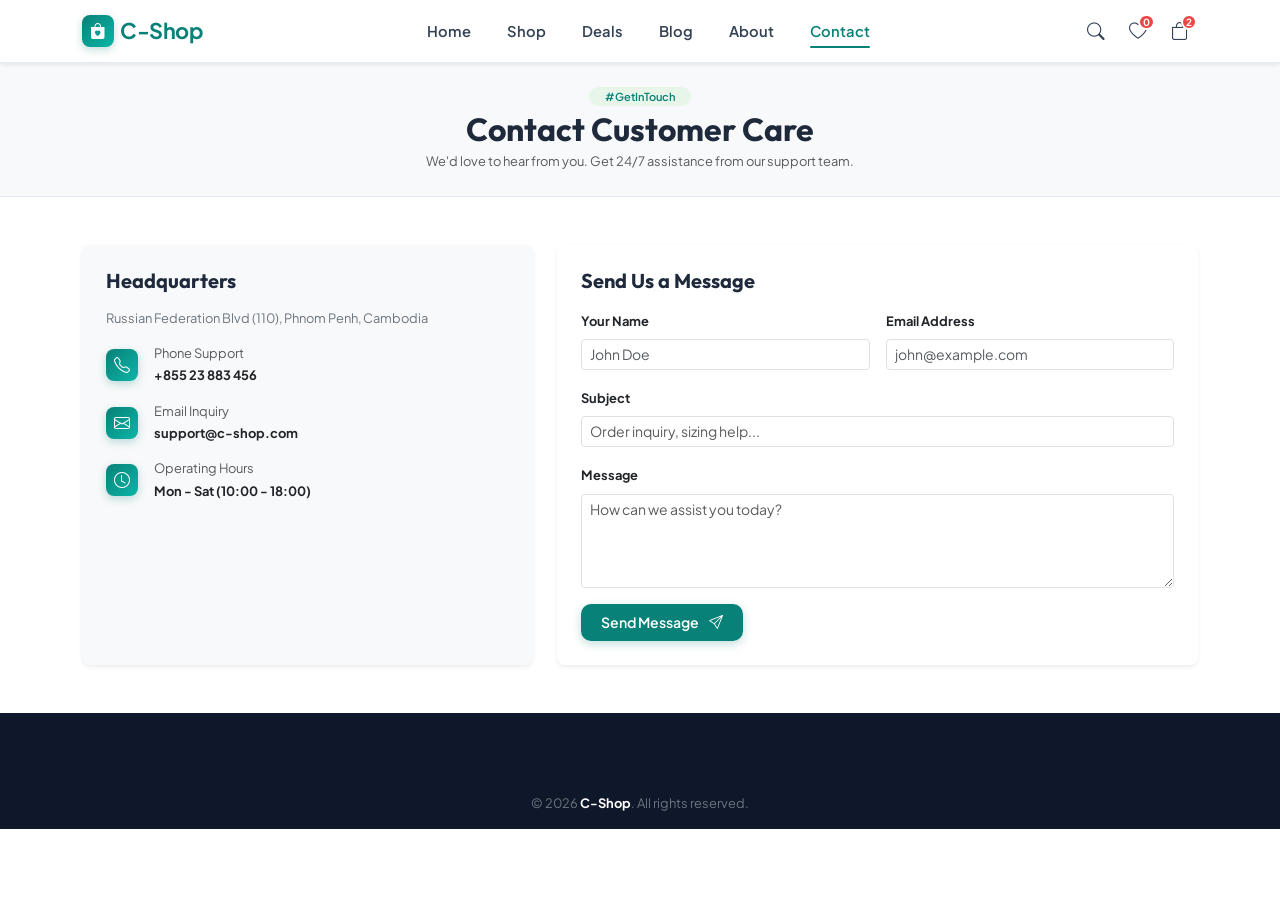
<file: contact.html>
<!DOCTYPE html>
<html lang="en">
<head>
    <meta charset="UTF-8">
    <meta name="viewport" content="width=device-width, initial-scale=1.0">
    <title>Contact Us | C-Shop</title>
    <!-- Bootstrap CSS -->
    <link rel="stylesheet" href="bootstrap-5.3.8-dist/css/bootstrap.min.css">
    <link rel="stylesheet" href="https://cdn.jsdelivr.net/npm/bootstrap-icons@1.11.3/font/bootstrap-icons.min.css">
    <link rel="stylesheet" href="Style.css">
</head>
<body>

    <!-- Header Navigation -->
    <header>
        <nav class="navbar navbar-expand-lg fixed-top shadow-sm" id="mainNavbar">
            <div class="container">
                <a class="navbar-brand text-decoration-none" href="index.html">
                    <div class="brand-icon"><i class="bi bi-bag-heart-fill"></i></div>
                    <span class="fw-bold" style="color: #088178;">C-Shop</span>
                </a>
                <button class="navbar-toggler border-0 shadow-none" type="button" data-bs-toggle="collapse" data-bs-target="#navMenu">
                    <i class="bi bi-list fs-3 text-dark"></i>
                </button>
                <div class="collapse navbar-collapse" id="navMenu">
                    <ul class="navbar-nav mx-auto align-items-lg-center gap-1">
                        <li class="nav-item"><a class="nav-link" href="index.html#Home">Home</a></li>
                        <li class="nav-item"><a class="nav-link" href="index.html#Shop">Shop</a></li>
                        <li class="nav-item"><a class="nav-link" href="index.html#Deals">Deals</a></li>
                        <li class="nav-item"><a class="nav-link" href="index.html#Blog">Blog</a></li>
                        <li class="nav-item"><a class="nav-link" href="index.html#About">About</a></li>
                        <li class="nav-item"><a class="nav-link active" href="index.html#Contact">Contact</a></li>
                    </ul>
                    <div class="nav-icons-group">
                        <a href="shop.html" class="nav-icon-btn" title="Search Products">
                            <i class="bi bi-search"></i>
                        </a>
                        <a href="javascript:void(0)" class="nav-icon-btn" onclick="alert('You have 0 saved items in your Wishlist.')" title="Wishlist">
                            <i class="bi bi-heart"></i>
                            <span class="nav-badge">0</span>
                        </a>
                        <a href="cart.html" class="nav-icon-btn" title="Shopping Cart">
                            <i class="bi bi-bag"></i>
                            <span class="nav-badge">2</span>
                        </a>
                    </div>
                </div>
            </div>
        </nav>
    </header>

    <!-- Page Banner -->
    <div class="bg-light py-4" style="margin-top: 60px; border-bottom: 1px solid var(--border-color);">
        <div class="container text-center">
            <span class="badge bg-teal-light text-teal px-3 py-1 rounded-pill fw-semibold mb-1">#GetInTouch</span>
            <h2 class="fw-bold mb-1">Contact Customer Care</h2>
            <p class="text-muted small mb-0">We'd love to hear from you. Get 24/7 assistance from our support team.</p>
        </div>
    </div>

    <!-- Contact Form & Info -->
    <div class="container my-5">
        <div class="row g-4">
            
            <div class="col-lg-5">
                <div class="card border-0 shadow-sm rounded-3 p-4 bg-light h-100">
                    <h5 class="fw-bold mb-3">Headquarters</h5>
                    <p class="text-secondary small mb-3">Russian Federation Blvd (110), Phnom Penh, Cambodia</p>
                    
                    <div class="d-flex align-items-center gap-3 mb-3">
                        <div class="brand-icon"><i class="bi bi-telephone"></i></div>
                        <div>
                            <small class="text-muted d-block">Phone Support</small>
                            <span class="fw-bold small">+855 23 883 456</span>
                        </div>
                    </div>

                    <div class="d-flex align-items-center gap-3 mb-3">
                        <div class="brand-icon"><i class="bi bi-envelope"></i></div>
                        <div>
                            <small class="text-muted d-block">Email Inquiry</small>
                            <span class="fw-bold small">support@c-shop.com</span>
                        </div>
                    </div>

                    <div class="d-flex align-items-center gap-3">
                        <div class="brand-icon"><i class="bi bi-clock"></i></div>
                        <div>
                            <small class="text-muted d-block">Operating Hours</small>
                            <span class="fw-bold small">Mon - Sat (10:00 - 18:00)</span>
                        </div>
                    </div>
                </div>
            </div>

            <div class="col-lg-7">
                <div class="card border-0 shadow-sm rounded-3 p-4">
                    <h5 class="fw-bold mb-3">Send Us a Message</h5>
                    <form onsubmit="handleContact(event)">
                        <div class="row g-3">
                            <div class="col-md-6">
                                <label class="form-label small fw-bold">Your Name</label>
                                <input type="text" class="form-control form-control-sm" placeholder="John Doe" required>
                            </div>
                            <div class="col-md-6">
                                <label class="form-label small fw-bold">Email Address</label>
                                <input type="email" class="form-control form-control-sm" placeholder="john@example.com" required>
                            </div>
                            <div class="col-12">
                                <label class="form-label small fw-bold">Subject</label>
                                <input type="text" class="form-control form-control-sm" placeholder="Order inquiry, sizing help..." required>
                            </div>
                            <div class="col-12">
                                <label class="form-label small fw-bold">Message</label>
                                <textarea class="form-control form-control-sm" rows="4" placeholder="How can we assist you today?" required></textarea>
                            </div>
                            <div class="col-12">
                                <button type="submit" class="btn btn-primary-custom">Send Message <i class="bi bi-send ms-1"></i></button>
                            </div>
                        </div>
                    </form>
                </div>
            </div>

        </div>
    </div>

    <!-- Footer -->
    <footer id="Contact">
        <div class="container text-center text-secondary small py-3">
            <p class="mb-0">&copy; 2026 <strong class="text-white">C-Shop</strong>. All rights reserved.</p>
        </div>
    </footer>

    <!-- Mobile Bottom Navigation Bar -->
    <nav class="mobile-bottom-nav d-lg-none" aria-label="Mobile Navigation">
        <div class="nav-row">
            <a href="index.html#Home" class="mobile-nav-item">
                <i class="bi bi-house-door"></i>
                <span>Home</span>
            </a>
            <a href="shop.html" class="mobile-nav-item">
                <i class="bi bi-grid"></i>
                <span>Shop</span>
            </a>
            <a href="index.html#Deals" class="mobile-nav-item">
                <i class="bi bi-lightning-charge"></i>
                <span>Deals</span>
            </a>
            <a href="blog.html" class="mobile-nav-item">
                <i class="bi bi-journal-text"></i>
                <span>Blog</span>
            </a>
            <a href="cart.html" class="mobile-nav-item position-relative">
                <i class="bi bi-bag"></i>
                <span class="mobile-nav-badge">2</span>
                <span>Cart</span>
            </a>
        </div>
    </nav>

    <!-- Toast Notification -->
    <div class="toast-container-custom" id="toastContainer"></div>

    <script src="bootstrap-5.3.8-dist/js/bootstrap.bundle.min.js"></script>
    <script>
        function handleContact(e) {
            e.preventDefault();
            const container = document.getElementById('toastContainer');
            const t = document.createElement('div');
            t.className = 'toast-custom';
            t.innerHTML = `<i class="bi bi-check-circle-fill text-success fs-5"></i><div class="small">Message sent! We'll reply within 24 hours.</div>`;
            container.appendChild(t);
            setTimeout(() => t.remove(), 2800);
            e.target.reset();
        }
    </script>
</body>
</html>
</file>
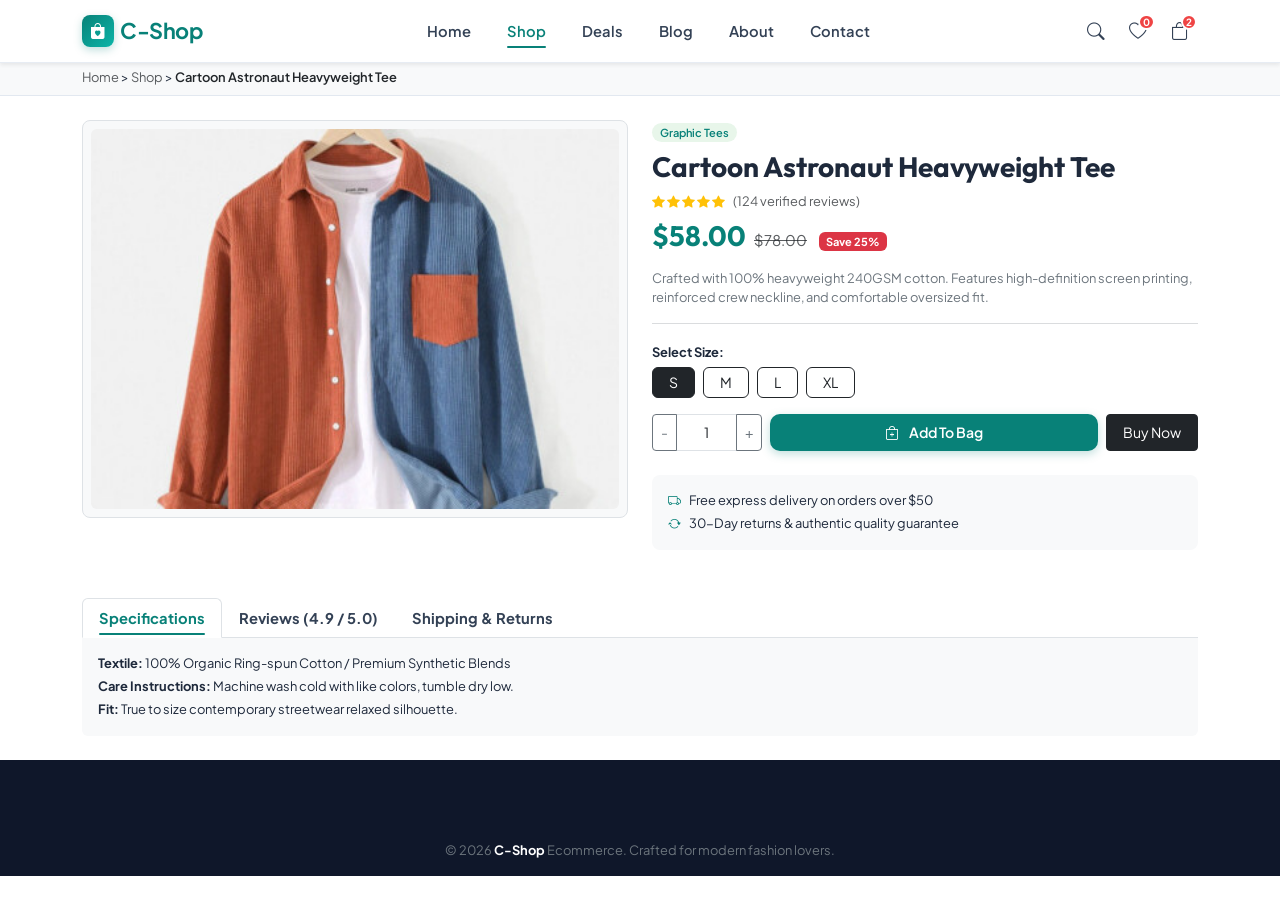
<file: product-details.html>
<!DOCTYPE html>
<html lang="en">
<head>
    <meta charset="UTF-8">
    <meta name="viewport" content="width=device-width, initial-scale=1.0">
    <title>Product Details | C-Shop</title>
    <!-- Bootstrap CSS -->
    <link rel="stylesheet" href="bootstrap-5.3.8-dist/css/bootstrap.min.css">
    <!-- Bootstrap Icons -->
    <link rel="stylesheet" href="https://cdn.jsdelivr.net/npm/bootstrap-icons@1.11.3/font/bootstrap-icons.min.css">
    <link rel="stylesheet" href="Style.css">
</head>
<body>

    <!-- Header Navigation -->
    <header>
        <nav class="navbar navbar-expand-lg fixed-top shadow-sm" id="mainNavbar">
            <div class="container">
                <a class="navbar-brand text-decoration-none" href="index.html">
                    <div class="brand-icon"><i class="bi bi-bag-heart-fill"></i></div>
                    <span class="fw-bold" style="color: #088178;">C-Shop</span>
                </a>
                <button class="navbar-toggler border-0 shadow-none" type="button" data-bs-toggle="collapse" data-bs-target="#navMenu">
                    <i class="bi bi-list fs-3 text-dark"></i>
                </button>
                <div class="collapse navbar-collapse" id="navMenu">
                    <ul class="navbar-nav mx-auto align-items-lg-center gap-1">
                        <li class="nav-item"><a class="nav-link" href="index.html#Home">Home</a></li>
                        <li class="nav-item"><a class="nav-link active" href="shop.html">Shop</a></li>
                        <li class="nav-item"><a class="nav-link" href="index.html#Deals">Deals</a></li>
                        <li class="nav-item"><a class="nav-link" href="index.html#Blog">Blog</a></li>
                        <li class="nav-item"><a class="nav-link" href="index.html#About">About</a></li>
                        <li class="nav-item"><a class="nav-link" href="index.html#Contact">Contact</a></li>
                    </ul>
                    <div class="nav-icons-group">
                        <a href="shop.html" class="nav-icon-btn" title="Search Products">
                            <i class="bi bi-search"></i>
                        </a>
                        <a href="javascript:void(0)" class="nav-icon-btn" onclick="alert('You have 0 saved items in your Wishlist.')" title="Wishlist">
                            <i class="bi bi-heart"></i>
                            <span class="nav-badge">0</span>
                        </a>
                        <a href="cart.html" class="nav-icon-btn" title="Shopping Cart">
                            <i class="bi bi-bag"></i>
                            <span class="nav-badge">2</span>
                        </a>
                    </div>
                </div>
            </div>
        </nav>
    </header>

    <!-- Breadcrumb -->
    <div class="bg-light py-2" style="margin-top: 60px; border-bottom: 1px solid var(--border-color);">
        <div class="container small">
            <a href="index.html" class="text-decoration-none text-muted">Home</a> &gt; 
            <a href="shop.html" class="text-decoration-none text-muted">Shop</a> &gt; 
            <span class="text-dark fw-semibold" id="breadcrumbTitle">Product Details</span>
        </div>
    </div>

    <!-- Product Details Section -->
    <div class="container my-4">
        <div class="row g-4">
            
            <!-- Product Images Gallery -->
            <div class="col-lg-6">
                <div class="rounded-3 overflow-hidden bg-light border p-2 mb-2 text-center">
                    <img id="mainProductImg" src="" alt="Product Image" class="img-fluid rounded-2" style="max-height: 380px; width: 100%; object-fit: cover;">
                </div>
                <!-- Mini Thumbnails -->
                <div class="d-flex gap-2" id="thumbnailRow">
                    <!-- Thumbnails generated by JS -->
                </div>
            </div>

            <!-- Product Purchase Info -->
            <div class="col-lg-6">
                <span class="badge bg-teal-light text-teal px-2 py-1 rounded-pill fw-semibold mb-2 small" id="prodCategory">Category</span>
                <h3 class="fw-bold mb-2" id="prodTitle">Product Title</h3>
                
                <div class="d-flex align-items-center gap-2 mb-2">
                    <div class="stars text-warning small">
                        <i class="bi bi-star-fill"></i>
                        <i class="bi bi-star-fill"></i>
                        <i class="bi bi-star-fill"></i>
                        <i class="bi bi-star-fill"></i>
                        <i class="bi bi-star-fill"></i>
                    </div>
                    <span class="text-muted small" id="prodReviews">(124 verified reviews)</span>
                </div>

                <div class="d-flex align-items-baseline gap-2 mb-3">
                    <h3 class="fw-bold text-teal mb-0" id="prodPrice">$58.00</h3>
                    <span class="text-muted text-decoration-line-through" id="prodOldPrice">$78.00</span>
                    <span class="badge bg-danger ms-1">Save 25%</span>
                </div>

                <p class="text-secondary small mb-3" id="prodDesc">
                    Detailed product description...
                </p>

                <hr class="my-3 text-secondary opacity-25">

                <!-- Sizing & Swatches -->
                <div class="mb-3">
                    <label class="form-label small fw-bold mb-1">Select Size:</label>
                    <div class="d-flex gap-2">
                        <button class="btn btn-outline-dark btn-sm rounded-2 px-3 py-1 active">S</button>
                        <button class="btn btn-outline-dark btn-sm rounded-2 px-3 py-1">M</button>
                        <button class="btn btn-outline-dark btn-sm rounded-2 px-3 py-1">L</button>
                        <button class="btn btn-outline-dark btn-sm rounded-2 px-3 py-1">XL</button>
                    </div>
                </div>

                <!-- Quantity & Add to Cart -->
                <div class="d-flex gap-2 mb-4">
                    <div class="input-group input-group-sm" style="width: 110px;">
                        <button class="btn btn-outline-secondary" onclick="adjustQty(-1)">-</button>
                        <input type="text" id="orderQty" class="form-control text-center bg-white" value="1" readonly>
                        <button class="btn btn-outline-secondary" onclick="adjustQty(1)">+</button>
                    </div>
                    <button class="btn btn-primary-custom flex-grow-1" onclick="addProductToBag()">
                        <i class="bi bi-bag-plus me-1"></i> Add To Bag
                    </button>
                    <a href="cart.html" class="btn btn-dark btn-sm px-3 d-flex align-items-center">
                        Buy Now
                    </a>
                </div>

                <!-- Product Guarantees -->
                <div class="bg-light p-3 rounded-3 small">
                    <div class="d-flex align-items-center gap-2 mb-1">
                        <i class="bi bi-truck text-teal"></i>
                        <span>Free express delivery on orders over $50</span>
                    </div>
                    <div class="d-flex align-items-center gap-2">
                        <i class="bi bi-arrow-repeat text-teal"></i>
                        <span>30-Day returns & authentic quality guarantee</span>
                    </div>
                </div>

            </div>

        </div>

        <!-- Tabbed Reviews & Specifications -->
        <div class="mt-5">
            <ul class="nav nav-tabs border-bottom" id="prodTabs">
                <li class="nav-item"><a class="nav-link active fw-bold" data-bs-toggle="tab" href="#specsTab">Specifications</a></li>
                <li class="nav-item"><a class="nav-link fw-bold" data-bs-toggle="tab" href="#reviewsTab">Reviews (4.9 / 5.0)</a></li>
                <li class="nav-item"><a class="nav-link fw-bold" data-bs-toggle="tab" href="#shippingTab">Shipping & Returns</a></li>
            </ul>
            <div class="tab-content p-3 bg-light rounded-bottom small">
                <div class="tab-pane fade show active" id="specsTab">
                    <p class="mb-1"><strong>Textile:</strong> 100% Organic Ring-spun Cotton / Premium Synthetic Blends</p>
                    <p class="mb-1"><strong>Care Instructions:</strong> Machine wash cold with like colors, tumble dry low.</p>
                    <p class="mb-0"><strong>Fit:</strong> True to size contemporary streetwear relaxed silhouette.</p>
                </div>
                <div class="tab-pane fade" id="reviewsTab">
                    <div class="mb-2 border-bottom pb-2">
                        <strong class="d-block text-dark">Alex M. <span class="text-warning">★★★★★</span></strong>
                        <p class="text-muted mb-0">"The quality of the fabric is super soft, fits nicely, and looks even better in real life!"</p>
                    </div>
                    <div>
                        <strong class="d-block text-dark">Sarah K. <span class="text-warning">★★★★★</span></strong>
                        <p class="text-muted mb-0">"Fast delivery and premium packaging. Definitely ordering again from C-Shop."</p>
                    </div>
                </div>
                <div class="tab-pane fade" id="shippingTab">
                    <p class="mb-1">Orders dispatched within 24 hours. Standard shipping takes 2-4 business days.</p>
                    <p class="mb-0">Full refunds available on items returned within 30 days of purchase.</p>
                </div>
            </div>
        </div>

    </div>

    <!-- Footer -->
    <footer id="Contact">
        <div class="container text-center text-secondary small py-3">
            <p class="mb-0">&copy; 2026 <strong class="text-white">C-Shop</strong> Ecommerce. Crafted for modern fashion lovers.</p>
        </div>
    </footer>

    <!-- Mobile Bottom Navigation Bar -->
    <nav class="mobile-bottom-nav d-lg-none" aria-label="Mobile Navigation">
        <div class="nav-row">
            <a href="index.html#Home" class="mobile-nav-item">
                <i class="bi bi-house-door"></i>
                <span>Home</span>
            </a>
            <a href="shop.html" class="mobile-nav-item active">
                <i class="bi bi-grid"></i>
                <span>Shop</span>
            </a>
            <a href="index.html#Deals" class="mobile-nav-item">
                <i class="bi bi-lightning-charge"></i>
                <span>Deals</span>
            </a>
            <a href="blog.html" class="mobile-nav-item">
                <i class="bi bi-journal-text"></i>
                <span>Blog</span>
            </a>
            <a href="cart.html" class="mobile-nav-item position-relative">
                <i class="bi bi-bag"></i>
                <span class="mobile-nav-badge">2</span>
                <span>Cart</span>
            </a>
        </div>
    </nav>

    <!-- Toast Notification -->
    <div class="toast-container-custom" id="toastContainer"></div>

    <script src="bootstrap-5.3.8-dist/js/bootstrap.bundle.min.js"></script>
    <script>
        const productsDB = [
            { id: 1, title: "Cartoon Astronaut Heavyweight Tee", category: "Graphic Tees", price: 58, oldPrice: 78, image: "Picture/s-l400.jpg", desc: "Crafted with 100% heavyweight 240GSM cotton. Features high-definition screen printing, reinforced crew neckline, and comfortable oversized fit." },
            { id: 2, title: "Retro Urban Air Sneakers", category: "Footwear", price: 119, oldPrice: 145, image: "https://images.unsplash.com/photo-1542291026-7eec264c27ff?q=80&w=800&auto=format&fit=crop", desc: "Ergonomic street sneakers with dual-density foam midsoles, breathable mesh accents, and slip-resistant rubber traction outsole." },
            { id: 3, title: "Vintage Washed Denim Jacket", category: "Jackets", price: 89, oldPrice: 110, image: "https://images.unsplash.com/photo-1551028719-00167b16eac5?q=80&w=800&auto=format&fit=crop", desc: "Classic trucker cut washed in authentic indigo vintage tint with durable copper button fasteners and dual chest pockets." },
            { id: 4, title: "Minimalist Chronograph Watch", category: "Accessories", price: 149, oldPrice: 180, image: "https://images.unsplash.com/photo-1523275335684-37898b6baf30?q=80&w=800&auto=format&fit=crop", desc: "Sleek 316L stainless steel case with sapphire crystal glass, Japanese quartz movement, and genuine Italian leather quick-release strap." },
            { id: 5, title: "Relaxed Linen Oxford Shirt", category: "Shirts", price: 49, oldPrice: 65, image: "https://images.unsplash.com/photo-1596755094514-f87e34085b2c?q=80&w=800&auto=format&fit=crop", desc: "Breathable natural linen-cotton blend designed for summer heat and smart-casual layering with mother-of-pearl buttons." },
            { id: 6, title: "Sage Heavyweight Fleece Hoodie", category: "Hoodies", price: 74, oldPrice: 92, image: "https://images.unsplash.com/photo-1556905055-8f358a7a47b2?q=80&w=800&auto=format&fit=crop", desc: "Plush 450GSM organic brushed cotton fleece with double-lined hood, seamless kangaroo pocket, and ribbed side ribbing." },
            { id: 7, title: "Tortoise Acetate UV400 Sunglasses", category: "Eyewear", price: 39, oldPrice: 60, image: "https://images.unsplash.com/photo-1572635196237-14b3f281503f?q=80&w=800&auto=format&fit=crop", desc: "Handcrafted cellulose acetate frame with glare-reducing polarized lenses offering 100% UVA/UVB protection." },
            { id: 8, title: "Matte Urban Commuter Backpack", category: "Bags", price: 65, oldPrice: 85, image: "https://images.unsplash.com/photo-1553062407-98eeb64c6a62?q=80&w=800&auto=format&fit=crop", desc: "Weatherproof 900D coated nylon featuring dedicated 16-inch padded laptop compartment, waterproof zippers, and hidden passport pocket." }
        ];

        let selectedProduct = productsDB[0];
        let currentQty = 1;

        document.addEventListener('DOMContentLoaded', () => {
            const urlParams = new URLSearchParams(window.location.search);
            const id = parseInt(urlParams.get('id')) || 1;
            const found = productsDB.find(p => p.id === id);
            if (found) selectedProduct = found;

            document.getElementById('breadcrumbTitle').innerText = selectedProduct.title;
            document.getElementById('mainProductImg').src = selectedProduct.image;
            document.getElementById('prodCategory').innerText = selectedProduct.category;
            document.getElementById('prodTitle').innerText = selectedProduct.title;
            document.getElementById('prodPrice').innerText = `$${selectedProduct.price}.00`;
            document.getElementById('prodOldPrice').innerText = `$${selectedProduct.oldPrice}.00`;
            document.getElementById('prodDesc').innerText = selectedProduct.desc;
        });

        function adjustQty(delta) {
            currentQty = Math.max(1, currentQty + delta);
            document.getElementById('orderQty').value = currentQty;
        }

        function addProductToBag() {
            showToast(`Added ${currentQty} x <strong>${selectedProduct.title}</strong> to your shopping bag!`);
        }

        function showToast(msg) {
            const container = document.getElementById('toastContainer');
            const t = document.createElement('div');
            t.className = 'toast-custom';
            t.innerHTML = `<i class="bi bi-check-circle-fill text-success fs-5"></i><div class="small">${msg}</div>`;
            container.appendChild(t);
            setTimeout(() => t.remove(), 2500);
        }
    </script>
</body>
</html>
</file>
<file: Style.css>
/* ==========================================
   C-Shop Modern E-Commerce Stylesheet
   ========================================== */

@import url('https://fonts.googleapis.com/css2?family=Outfit:wght@400;500;600;700;800&family=Plus+Jakarta+Sans:wght@300;400;500;600;700&display=swap');

:root {
    --primary: #088178;
    --primary-dark: #06665f;
    --primary-light: #e8f6ea;
    --primary-soft: #d3f0dd;
    --accent: #f59e0b;
    --accent-red: #ef4444;
    --dark: #1e293b;
    --dark-muted: #64748b;
    --light-bg: #f8fafc;
    --card-bg: #ffffff;
    --border-color: #e2e8f0;
    --shadow-sm: 0 2px 6px rgba(0, 0, 0, 0.04);
    --shadow-md: 0 8px 20px -4px rgba(0, 0, 0, 0.07);
    --shadow-lg: 0 16px 24px -8px rgba(8, 129, 120, 0.12);
    --radius-sm: 6px;
    --radius-md: 10px;
    --radius-lg: 14px;
    --transition: all 0.25s cubic-bezier(0.4, 0, 0.2, 1);
}

* {
    margin: 0;
    padding: 0;
    box-sizing: border-box;
}

html {
    scroll-behavior: smooth;
}

body {
    font-family: 'Plus Jakarta Sans', sans-serif;
    color: var(--dark);
    background-color: #ffffff;
    overflow-x: hidden;
    font-size: 0.92rem;
    line-height: 1.5;
}

section[id], footer[id], div[id] {
    scroll-margin-top: 70px;
}

h1, h2, h3, h4, h5, h6 {
    font-family: 'Outfit', sans-serif;
    color: var(--dark);
    font-weight: 700;
}

/* ==========================================
   Utility Classes & Buttons
   ========================================== */
.text-teal {
    color: var(--primary) !important;
}

.bg-teal-light {
    background-color: var(--primary-light) !important;
}

.btn-primary-custom {
    background-color: var(--primary);
    color: #fff;
    border: none;
    padding: 8px 20px;
    font-weight: 600;
    font-size: 0.88rem;
    border-radius: var(--radius-md);
    transition: var(--transition);
    display: inline-flex;
    align-items: center;
    justify-content: center;
    gap: 6px;
    box-shadow: 0 3px 10px rgba(8, 129, 120, 0.25);
}

.btn-primary-custom:hover {
    background-color: var(--primary-dark);
    color: #fff;
    transform: translateY(-1px);
    box-shadow: 0 5px 14px rgba(8, 129, 120, 0.35);
}

.btn-outline-custom {
    background-color: transparent;
    color: var(--primary);
    border: 1.5px solid var(--primary);
    padding: 7px 18px;
    font-weight: 600;
    font-size: 0.88rem;
    border-radius: var(--radius-md);
    transition: var(--transition);
    display: inline-flex;
    align-items: center;
    gap: 6px;
}

.btn-outline-custom:hover {
    background-color: var(--primary);
    color: #fff;
    transform: translateY(-1px);
}

/* ==========================================
   Desktop Top Navbar
   ========================================== */
.navbar {
    background: rgba(255, 255, 255, 0.96);
    backdrop-filter: blur(10px);
    -webkit-backdrop-filter: blur(10px);
    border-bottom: 1px solid rgba(226, 232, 240, 0.8);
    transition: var(--transition);
    padding: 10px 0;
    z-index: 1030;
}

.navbar.scrolled {
    padding: 8px 0;
    box-shadow: 0 6px 20px rgba(0, 0, 0, 0.05);
}

.navbar-brand {
    display: flex;
    align-items: center;
    gap: 6px;
    font-size: 1.35rem;
    letter-spacing: -0.5px;
}

.brand-icon {
    width: 32px;
    height: 32px;
    background: linear-gradient(135deg, var(--primary), #0cb5a8);
    color: white;
    border-radius: 8px;
    display: flex;
    align-items: center;
    justify-content: center;
    font-size: 1rem;
    box-shadow: 0 3px 8px rgba(8, 129, 120, 0.25);
}

.nav-link {
    color: #334155 !important;
    font-weight: 600;
    font-size: 0.92rem;
    padding: 8px 16px !important;
    position: relative;
    background: transparent !important;
    transition: color 0.2s ease;
}

.nav-link::after {
    content: '';
    position: absolute;
    bottom: 2px;
    left: 16px;
    right: 16px;
    height: 2px;
    background-color: var(--primary);
    transform: scaleX(0);
    transform-origin: center;
    transition: transform 0.25s ease;
    border-radius: 2px;
}

.nav-link:hover, .nav-link.active {
    color: var(--primary) !important;
}

.nav-link:hover::after, .nav-link.active::after {
    transform: scaleX(1);
}

.nav-icons-group {
    display: flex;
    align-items: center;
    gap: 6px;
}

.nav-icon-btn {
    width: 36px;
    height: 36px;
    border-radius: 50%;
    background-color: transparent;
    border: none;
    color: #334155;
    display: flex;
    align-items: center;
    justify-content: center;
    font-size: 1.1rem;
    position: relative;
    cursor: pointer;
    transition: var(--transition);
    text-decoration: none;
}

.nav-icon-btn:hover {
    background-color: #f1f5f9;
    color: var(--primary);
    transform: translateY(-1px);
}

.nav-badge {
    position: absolute;
    top: 1px;
    right: 1px;
    background-color: var(--accent-red);
    color: white;
    font-size: 0.62rem;
    font-weight: 700;
    min-width: 16px;
    height: 16px;
    border-radius: 8px;
    display: flex;
    align-items: center;
    justify-content: center;
    padding: 0 3px;
    border: 2px solid #fff;
}

/* ==========================================
   Search Overlay / Modal Styles
   ========================================== */
.search-modal-box {
    border-radius: var(--radius-lg);
    overflow: hidden;
    border: 1px solid var(--border-color);
    box-shadow: 0 20px 40px rgba(0, 0, 0, 0.15);
}

.search-input-field {
    border: 2px solid var(--border-color);
    border-radius: 30px;
    padding: 10px 20px 10px 45px;
    font-size: 0.95rem;
    transition: var(--transition);
    width: 100%;
}

.search-input-field:focus {
    border-color: var(--primary);
    box-shadow: 0 0 0 4px rgba(8, 129, 120, 0.15);
    outline: none;
}

.search-result-item {
    display: flex;
    align-items: center;
    gap: 12px;
    padding: 10px;
    border-radius: var(--radius-sm);
    text-decoration: none;
    color: var(--dark);
    transition: var(--transition);
    border-bottom: 1px solid #f1f5f9;
}

.search-result-item:hover {
    background-color: #f8fafc;
    transform: translateX(4px);
    color: var(--primary);
}

.search-result-img {
    width: 48px;
    height: 48px;
    border-radius: 6px;
    object-fit: cover;
}

.search-tag-chip {
    background-color: #f1f5f9;
    color: #475569;
    font-size: 0.78rem;
    font-weight: 600;
    padding: 4px 12px;
    border-radius: 20px;
    text-decoration: none;
    display: inline-block;
    cursor: pointer;
    transition: var(--transition);
}

.search-tag-chip:hover {
    background-color: var(--primary-light);
    color: var(--primary);
}

/* ==========================================
   Mobile Bottom Navigation Bar (Phone App Bar)
   ========================================== */
.mobile-bottom-nav {
    display: none;
    position: fixed;
    bottom: 0;
    left: 0;
    right: 0;
    background: rgba(255, 255, 255, 0.97);
    backdrop-filter: blur(12px);
    -webkit-backdrop-filter: blur(12px);
    border-top: 1px solid rgba(226, 232, 240, 0.9);
    padding: 6px 12px;
    z-index: 1040;
    box-shadow: 0 -4px 15px rgba(0, 0, 0, 0.06);
}

.mobile-bottom-nav .nav-row {
    display: flex;
    align-items: center;
    justify-content: space-around;
    width: 100%;
}

.mobile-nav-item {
    display: flex;
    flex-direction: column;
    align-items: center;
    justify-content: center;
    color: #64748b;
    text-decoration: none;
    font-size: 0.72rem;
    font-weight: 600;
    padding: 4px 8px;
    border-radius: 8px;
    position: relative;
    transition: var(--transition);
    min-width: 48px;
}

.mobile-nav-item i {
    font-size: 1.2rem;
    margin-bottom: 2px;
    transition: transform 0.2s ease;
}

.mobile-nav-item:hover, .mobile-nav-item.active {
    color: var(--primary);
}

.mobile-nav-item.active i {
    transform: scale(1.12);
}

.mobile-nav-badge {
    position: absolute;
    top: 0;
    right: 6px;
    background-color: var(--accent-red);
    color: white;
    font-size: 0.58rem;
    font-weight: 700;
    min-width: 15px;
    height: 15px;
    border-radius: 8px;
    display: flex;
    align-items: center;
    justify-content: center;
    padding: 0 2px;
    border: 1.5px solid #fff;
}

/* ==========================================
   Hero Section
   ========================================== */
.hero-section {
    padding-top: 80px;
    padding-bottom: 35px;
    background: linear-gradient(135deg, #f0fdf4 0%, #e8f7f5 50%, #f8fafc 100%);
    position: relative;
    display: flex;
    align-items: center;
    overflow: hidden;
}

.hero-section::before {
    content: '';
    position: absolute;
    top: -50px;
    right: -50px;
    width: 350px;
    height: 350px;
    background: radial-gradient(circle, rgba(8, 129, 120, 0.1) 0%, rgba(255, 255, 255, 0) 70%);
    border-radius: 50%;
    pointer-events: none;
}

.hero-tag {
    display: inline-flex;
    align-items: center;
    gap: 6px;
    background: rgba(8, 129, 120, 0.1);
    color: var(--primary-dark);
    padding: 4px 12px;
    border-radius: 20px;
    font-weight: 600;
    font-size: 0.78rem;
    letter-spacing: 0.4px;
    margin-bottom: 12px;
}

.hero-title {
    font-size: 2.35rem;
    font-weight: 800;
    line-height: 1.2;
    margin-bottom: 12px;
    color: #0f172a;
}

.hero-subtitle {
    font-size: 0.95rem;
    color: var(--dark-muted);
    margin-bottom: 22px;
    max-width: 460px;
    line-height: 1.5;
}

.hero-banner-card {
    position: relative;
    border-radius: var(--radius-lg);
    overflow: hidden;
    box-shadow: 0 12px 28px -6px rgba(0, 0, 0, 0.12);
    background-color: #fff;
    border: 3px solid #ffffff;
    max-height: 330px;
}

.hero-banner-card img {
    width: 100%;
    height: 330px;
    object-fit: cover;
    display: block;
    transition: transform 0.4s ease;
}

.hero-banner-card:hover img {
    transform: scale(1.02);
}

.hero-floating-badge {
    position: absolute;
    bottom: 14px;
    left: 14px;
    background: rgba(255, 255, 255, 0.95);
    backdrop-filter: blur(6px);
    padding: 8px 14px;
    border-radius: var(--radius-sm);
    box-shadow: 0 6px 15px rgba(0, 0, 0, 0.1);
    display: flex;
    align-items: center;
    gap: 10px;
}

.hero-floating-badge-2 {
    position: absolute;
    top: 14px;
    right: 14px;
    background: var(--primary);
    color: white;
    padding: 6px 12px;
    border-radius: 20px;
    box-shadow: 0 4px 12px rgba(8, 129, 120, 0.3);
    font-weight: 700;
    font-size: 0.75rem;
}

/* ==========================================
   Features Trust Strip
   ========================================== */
.features-strip {
    background-color: #ffffff;
    border-top: 1px solid var(--border-color);
    border-bottom: 1px solid var(--border-color);
    padding: 16px 0;
}

.feature-box {
    display: flex;
    align-items: center;
    gap: 10px;
    padding: 6px 8px;
    border-radius: var(--radius-sm);
    transition: var(--transition);
}

.feature-icon-wrap {
    width: 38px;
    height: 38px;
    min-width: 38px;
    border-radius: var(--radius-sm);
    background-color: var(--primary-light);
    color: var(--primary);
    display: flex;
    align-items: center;
    justify-content: center;
    font-size: 1.1rem;
}

.feature-info h6 {
    margin: 0;
    font-size: 0.85rem;
    font-weight: 700;
}

.feature-info p {
    margin: 0;
    font-size: 0.75rem;
    color: var(--dark-muted);
}

/* ==========================================
   Category Filter Tabs & In-Catalog Search
   ========================================== */
.category-filter-pills {
    display: flex;
    flex-wrap: wrap;
    justify-content: center;
    gap: 6px;
    margin-bottom: 16px;
}

.filter-btn {
    border: 1px solid var(--border-color);
    background-color: #fff;
    color: #475569;
    padding: 5px 15px;
    border-radius: 20px;
    font-weight: 600;
    font-size: 0.82rem;
    transition: var(--transition);
    cursor: pointer;
}

.filter-btn:hover, .filter-btn.active {
    background-color: var(--primary);
    color: #fff;
    border-color: var(--primary);
}

/* ==========================================
   Product Cards
   ========================================== */
.product-card {
    background: #ffffff;
    border: 1px solid #edf2f7;
    border-radius: var(--radius-md);
    overflow: hidden;
    transition: var(--transition);
    position: relative;
    display: flex;
    flex-direction: column;
    height: 100%;
    box-shadow: var(--shadow-sm);
}

.product-card:hover {
    transform: translateY(-4px);
    box-shadow: var(--shadow-md);
    border-color: var(--primary-soft);
}

.product-card .img-wrapper {
    position: relative;
    width: 100%;
    height: 190px;
    background-color: #f1f5f9;
    overflow: hidden;
    display: flex;
    align-items: center;
    justify-content: center;
}

.product-card .img-wrapper img {
    width: 100%;
    height: 100%;
    object-fit: cover;
    transition: transform 0.35s ease;
}

.product-card:hover .img-wrapper img {
    transform: scale(1.05);
}

.badge-tag {
    position: absolute;
    top: 8px;
    left: 8px;
    padding: 3px 8px;
    font-size: 0.68rem;
    font-weight: 700;
    border-radius: 4px;
    z-index: 2;
    text-transform: uppercase;
    letter-spacing: 0.4px;
}

.badge-tag.sale { background-color: var(--accent-red); color: #fff; }
.badge-tag.new { background-color: var(--primary); color: #fff; }
.badge-tag.hot { background-color: var(--accent); color: #fff; }
.badge-tag.popular { background-color: #6366f1; color: #fff; }

.card-action-overlay {
    position: absolute;
    top: 8px;
    right: 8px;
    display: flex;
    flex-direction: column;
    gap: 6px;
    opacity: 0;
    transform: translateX(8px);
    transition: var(--transition);
    z-index: 3;
}

.product-card:hover .card-action-overlay {
    opacity: 1;
    transform: translateX(0);
}

.action-btn-circle {
    width: 30px;
    height: 30px;
    border-radius: 50%;
    background-color: #ffffff;
    border: none;
    color: var(--dark);
    display: flex;
    align-items: center;
    justify-content: center;
    font-size: 0.82rem;
    box-shadow: 0 2px 6px rgba(0, 0, 0, 0.12);
    transition: var(--transition);
    cursor: pointer;
}

.action-btn-circle:hover {
    background-color: var(--primary);
    color: #ffffff;
}

.action-btn-circle.active-wishlist {
    background-color: #ffe4e6;
    color: var(--accent-red);
}

.product-card .card-details {
    padding: 12px;
    display: flex;
    flex-direction: column;
    flex-grow: 1;
    justify-content: space-between;
}

.product-card .category-name {
    font-size: 0.7rem;
    text-transform: uppercase;
    font-weight: 600;
    color: var(--dark-muted);
    letter-spacing: 0.4px;
    margin-bottom: 2px;
}

.product-card .product-title {
    font-size: 0.88rem;
    font-weight: 700;
    color: #1e293b;
    margin-bottom: 4px;
    line-height: 1.3;
    transition: var(--transition);
    text-decoration: none;
    display: -webkit-box;
    -webkit-line-clamp: 1;
    -webkit-box-orient: vertical;
    overflow: hidden;
}

.product-card .product-title:hover {
    color: var(--primary);
}

.product-card .stars {
    display: flex;
    align-items: center;
    gap: 2px;
    font-size: 0.72rem;
    color: var(--accent);
    margin-bottom: 8px;
}

.product-card .rating-count {
    color: var(--dark-muted);
    font-size: 0.7rem;
    margin-left: 3px;
}

.product-card .card-bottom {
    display: flex;
    align-items: center;
    justify-content: space-between;
    padding-top: 8px;
    border-top: 1px solid #f1f5f9;
}

.product-card .price-group {
    display: flex;
    align-items: baseline;
    gap: 6px;
}

.product-card .price {
    font-size: 1.05rem;
    font-weight: 800;
    color: var(--primary);
    margin: 0;
}

.product-card .old-price {
    font-size: 0.78rem;
    color: #94a3b8;
    text-decoration: line-through;
    margin: 0;
}

.product-card .add-cart-btn {
    width: 32px;
    height: 32px;
    border-radius: 50%;
    background-color: var(--primary-light);
    color: var(--primary);
    border: none;
    display: flex;
    align-items: center;
    justify-content: center;
    font-size: 0.95rem;
    transition: var(--transition);
    cursor: pointer;
}

.product-card .add-cart-btn:hover {
    background-color: var(--primary);
    color: #ffffff;
    transform: scale(1.06);
}

/* ==========================================
   Deal / Promotional Banner Section
   ========================================== */
.promo-banner-section {
    background: linear-gradient(rgba(15, 23, 42, 0.75), rgba(15, 23, 42, 0.75)), url('https://images.unsplash.com/photo-1441986300917-64674bd600d8?q=80&w=1600&auto=format&fit=crop');
    background-size: cover;
    background-position: center;
    background-attachment: fixed;
    padding: 45px 0;
    color: #ffffff;
    border-radius: var(--radius-lg);
    margin: 35px 0;
}

.countdown-box {
    display: inline-flex;
    gap: 10px;
    margin: 16px 0;
}

.time-card {
    background: rgba(255, 255, 255, 0.15);
    backdrop-filter: blur(6px);
    border: 1px solid rgba(255, 255, 255, 0.2);
    border-radius: var(--radius-sm);
    padding: 8px 12px;
    min-width: 58px;
    text-align: center;
}

.time-card .number {
    font-size: 1.25rem;
    font-weight: 800;
    line-height: 1;
    color: #ffffff;
}

.time-card .label {
    font-size: 0.65rem;
    text-transform: uppercase;
    letter-spacing: 0.4px;
    opacity: 0.8;
    margin-top: 2px;
}

.sub-banner-card {
    position: relative;
    border-radius: var(--radius-md);
    overflow: hidden;
    min-height: 170px;
    display: flex;
    flex-direction: column;
    justify-content: center;
    padding: 20px;
    color: #ffffff;
    background-size: cover;
    background-position: center;
}

.sub-banner-card::before {
    content: '';
    position: absolute;
    inset: 0;
    background: linear-gradient(to right, rgba(0, 0, 0, 0.7) 0%, rgba(0, 0, 0, 0.25) 100%);
}

.sub-banner-card * {
    position: relative;
    z-index: 2;
}

/* ==========================================
   Blog Section
   ========================================== */
.blog-card {
    background: #ffffff;
    border-radius: var(--radius-md);
    overflow: hidden;
    border: 1px solid var(--border-color);
    transition: var(--transition);
    height: 100%;
    display: flex;
    flex-direction: column;
    box-shadow: var(--shadow-sm);
}

.blog-card:hover {
    transform: translateY(-4px);
    box-shadow: var(--shadow-md);
}

.blog-img-wrap {
    position: relative;
    height: 160px;
    overflow: hidden;
}

.blog-img-wrap img {
    width: 100%;
    height: 100%;
    object-fit: cover;
    transition: transform 0.4s ease;
}

.blog-card:hover .blog-img-wrap img {
    transform: scale(1.05);
}

.blog-badge {
    position: absolute;
    bottom: 8px;
    left: 8px;
    background: rgba(8, 129, 120, 0.9);
    color: white;
    font-size: 0.68rem;
    font-weight: 600;
    padding: 3px 8px;
    border-radius: 12px;
}

.blog-body {
    padding: 14px;
    display: flex;
    flex-direction: column;
    flex-grow: 1;
}

.blog-meta {
    font-size: 0.75rem;
    color: var(--dark-muted);
    display: flex;
    align-items: center;
    gap: 8px;
    margin-bottom: 6px;
}

.blog-title {
    font-size: 0.95rem;
    font-weight: 700;
    line-height: 1.3;
    margin-bottom: 6px;
    color: #1e293b;
}

.blog-card:hover .blog-title {
    color: var(--primary);
}

.blog-excerpt {
    font-size: 0.8rem;
    color: var(--dark-muted);
    line-height: 1.45;
    margin-bottom: 12px;
    flex-grow: 1;
    display: -webkit-box;
    -webkit-line-clamp: 2;
    -webkit-box-orient: vertical;
    overflow: hidden;
}

.read-more-link {
    color: var(--primary);
    font-weight: 700;
    font-size: 0.8rem;
    text-decoration: none;
    display: inline-flex;
    align-items: center;
    gap: 4px;
}

/* ==========================================
   Newsletter Section
   ========================================== */
.newsletter-section {
    background: linear-gradient(135deg, #088178 0%, #054f4a 100%);
    border-radius: var(--radius-lg);
    padding: 30px 25px;
    color: #ffffff;
    position: relative;
    overflow: hidden;
    margin-bottom: -35px;
    z-index: 10;
    box-shadow: 0 12px 28px rgba(8, 129, 120, 0.2);
}

.newsletter-input-group {
    background: #ffffff;
    border-radius: 30px;
    padding: 4px;
    display: flex;
    box-shadow: 0 4px 15px rgba(0, 0, 0, 0.12);
}

.newsletter-input-group input {
    border: none;
    outline: none;
    padding: 8px 16px;
    font-size: 0.85rem;
    border-radius: 30px;
    flex-grow: 1;
}

.newsletter-input-group button {
    border-radius: 30px;
    padding: 7px 20px;
    font-size: 0.85rem;
}

/* ==========================================
   Footer
   ========================================== */
footer {
    background-color: #0f172a !important;
    color: #cbd5e1;
    padding-top: 65px;
}

footer h4, footer h6 {
    color: #ffffff;
}

footer a {
    color: #94a3b8;
    text-decoration: none;
    transition: var(--transition);
}

footer a:hover {
    color: #34d399;
}

.social-icon-btn {
    width: 32px;
    height: 32px;
    border-radius: 50%;
    background-color: #1e293b;
    color: #cbd5e1;
    display: inline-flex;
    align-items: center;
    justify-content: center;
    font-size: 0.9rem;
    transition: var(--transition);
}

.social-icon-btn:hover {
    background-color: var(--primary);
    color: #ffffff;
    transform: translateY(-2px);
}

.app-store-btn {
    background-color: #1e293b;
    border: 1px solid #334155;
    color: #ffffff !important;
    padding: 6px 12px;
    border-radius: var(--radius-sm);
    display: inline-flex;
    align-items: center;
    gap: 8px;
    transition: var(--transition);
}

.app-store-btn:hover {
    background-color: var(--primary);
    border-color: var(--primary);
}

/* ==========================================
   Cart Drawer / Offcanvas
   ========================================== */
.offcanvas {
    max-width: 360px !important;
    border-left: none;
    box-shadow: -8px 0 24px rgba(0, 0, 0, 0.12);
}

.cart-item {
    display: flex;
    gap: 10px;
    padding: 10px 0;
    border-bottom: 1px solid var(--border-color);
    align-items: center;
}

.cart-item-img {
    width: 52px;
    height: 52px;
    border-radius: var(--radius-sm);
    object-fit: cover;
    background-color: #f1f5f9;
}

.cart-qty-btn {
    width: 22px;
    height: 22px;
    border: 1px solid var(--border-color);
    background: #ffffff;
    border-radius: 3px;
    display: inline-flex;
    align-items: center;
    justify-content: center;
    cursor: pointer;
    font-size: 0.8rem;
}

.free-shipping-bar {
    height: 5px;
    background-color: #e2e8f0;
    border-radius: 8px;
    overflow: hidden;
    margin: 6px 0;
}

.free-shipping-progress {
    height: 100%;
    background: linear-gradient(90deg, var(--primary), #34d399);
    width: 65%;
    border-radius: 8px;
    transition: width 0.3s ease;
}

/* ==========================================
   Back to top button & Toasts
   ========================================== */
.back-to-top {
    position: fixed;
    bottom: 20px;
    right: 20px;
    width: 38px;
    height: 38px;
    background-color: var(--primary);
    color: #ffffff;
    border-radius: 50%;
    display: flex;
    align-items: center;
    justify-content: center;
    font-size: 1rem;
    box-shadow: 0 4px 12px rgba(8, 129, 120, 0.3);
    z-index: 1000;
    cursor: pointer;
    opacity: 0;
    visibility: hidden;
    transition: var(--transition);
}

.back-to-top.show {
    opacity: 1;
    visibility: visible;
}

.toast-container-custom {
    position: fixed;
    bottom: 20px;
    left: 20px;
    z-index: 1080;
}

.toast-custom {
    background: #ffffff;
    border: 1px solid var(--border-color);
    border-radius: var(--radius-md);
    box-shadow: 0 6px 20px rgba(0, 0, 0, 0.08);
    padding: 10px 14px;
    display: flex;
    align-items: center;
    gap: 10px;
    min-width: 250px;
    margin-top: 8px;
    animation: slideInToast 0.25s ease forwards;
}

@keyframes slideInToast {
    from { opacity: 0; transform: translateY(15px); }
    to { opacity: 1; transform: translateY(0); }
}

/* ==========================================
   Mobile & Responsive Breakpoints
   ========================================== */
@media (max-width: 991.98px) {
    .hero-title {
        font-size: 1.95rem;
    }
    .hero-banner-card img {
        height: 280px;
    }
    .navbar .navbar-collapse {
        display: none !important;
    }
    .navbar-toggler {
        display: none !important;
    }
    .mobile-bottom-nav {
        display: block !important;
    }
    body {
        padding-bottom: 65px;
    }
    .back-to-top {
        bottom: 75px;
        right: 16px;
    }
    .toast-container-custom {
        bottom: 75px;
        left: 16px;
    }
}

@media (max-width: 767.98px) {
    .hero-section {
        text-align: center;
        padding-top: 75px;
        padding-bottom: 25px;
    }
    .hero-title {
        font-size: 1.65rem;
    }
    .hero-subtitle {
        font-size: 0.88rem;
        margin-left: auto;
        margin-right: auto;
        margin-bottom: 18px;
    }
    .hero-banner-card {
        max-height: 240px;
    }
    .hero-banner-card img {
        height: 240px;
    }

    /* Product cards 2 in a row */
    .product-card .img-wrapper {
        height: 135px !important;
    }
    .product-card .card-details {
        padding: 8px !important;
    }
    .product-card .product-title {
        font-size: 0.78rem !important;
        margin-bottom: 2px !important;
    }
    .product-card .category-name {
        font-size: 0.62rem !important;
    }
    .product-card .price {
        font-size: 0.88rem !important;
    }
    .product-card .old-price {
        font-size: 0.68rem !important;
    }
    .product-card .stars {
        font-size: 0.62rem !important;
        margin-bottom: 4px !important;
    }
    .product-card .add-cart-btn {
        width: 28px !important;
        height: 28px !important;
        font-size: 0.82rem !important;
    }
    .badge-tag {
        font-size: 0.58rem !important;
        padding: 2px 6px !important;
        top: 6px !important;
        left: 6px !important;
    }
    .card-action-overlay {
        opacity: 1 !important;
        transform: translateX(0) !important;
        top: 6px !important;
        right: 6px !important;
        gap: 4px !important;
    }
    .action-btn-circle {
        width: 26px !important;
        height: 26px !important;
        font-size: 0.72rem !important;
    }

    /* Blog cards 2 in a row */
    .blog-img-wrap {
        height: 110px !important;
    }
    .blog-body {
        padding: 10px !important;
    }
    .blog-title {
        font-size: 0.82rem !important;
        margin-bottom: 4px !important;
    }
    .blog-meta {
        font-size: 0.65rem !important;
        margin-bottom: 4px !important;
    }
    .blog-excerpt {
        font-size: 0.72rem !important;
        margin-bottom: 8px !important;
        -webkit-line-clamp: 1 !important;
    }
    .read-more-link {
        font-size: 0.72rem !important;
    }

    /* Sub Promo Banners 2 in a row */
    .sub-banner-card {
        min-height: 130px !important;
        padding: 12px !important;
    }
    .sub-banner-card h4 {
        font-size: 0.95rem !important;
    }
    .sub-banner-card p {
        font-size: 0.72rem !important;
        margin-bottom: 6px !important;
    }
    .sub-banner-card .btn {
        font-size: 0.72rem !important;
        padding: 2px 8px !important;
    }

    /* Feature trust boxes */
    .feature-box {
        padding: 4px !important;
    }
    .feature-icon-wrap {
        width: 32px !important;
        height: 32px !important;
        min-width: 32px !important;
        font-size: 0.95rem !important;
    }
    .feature-info h6 {
        font-size: 0.78rem !important;
    }
    .feature-info p {
        font-size: 0.68rem !important;
    }
}
</file>
